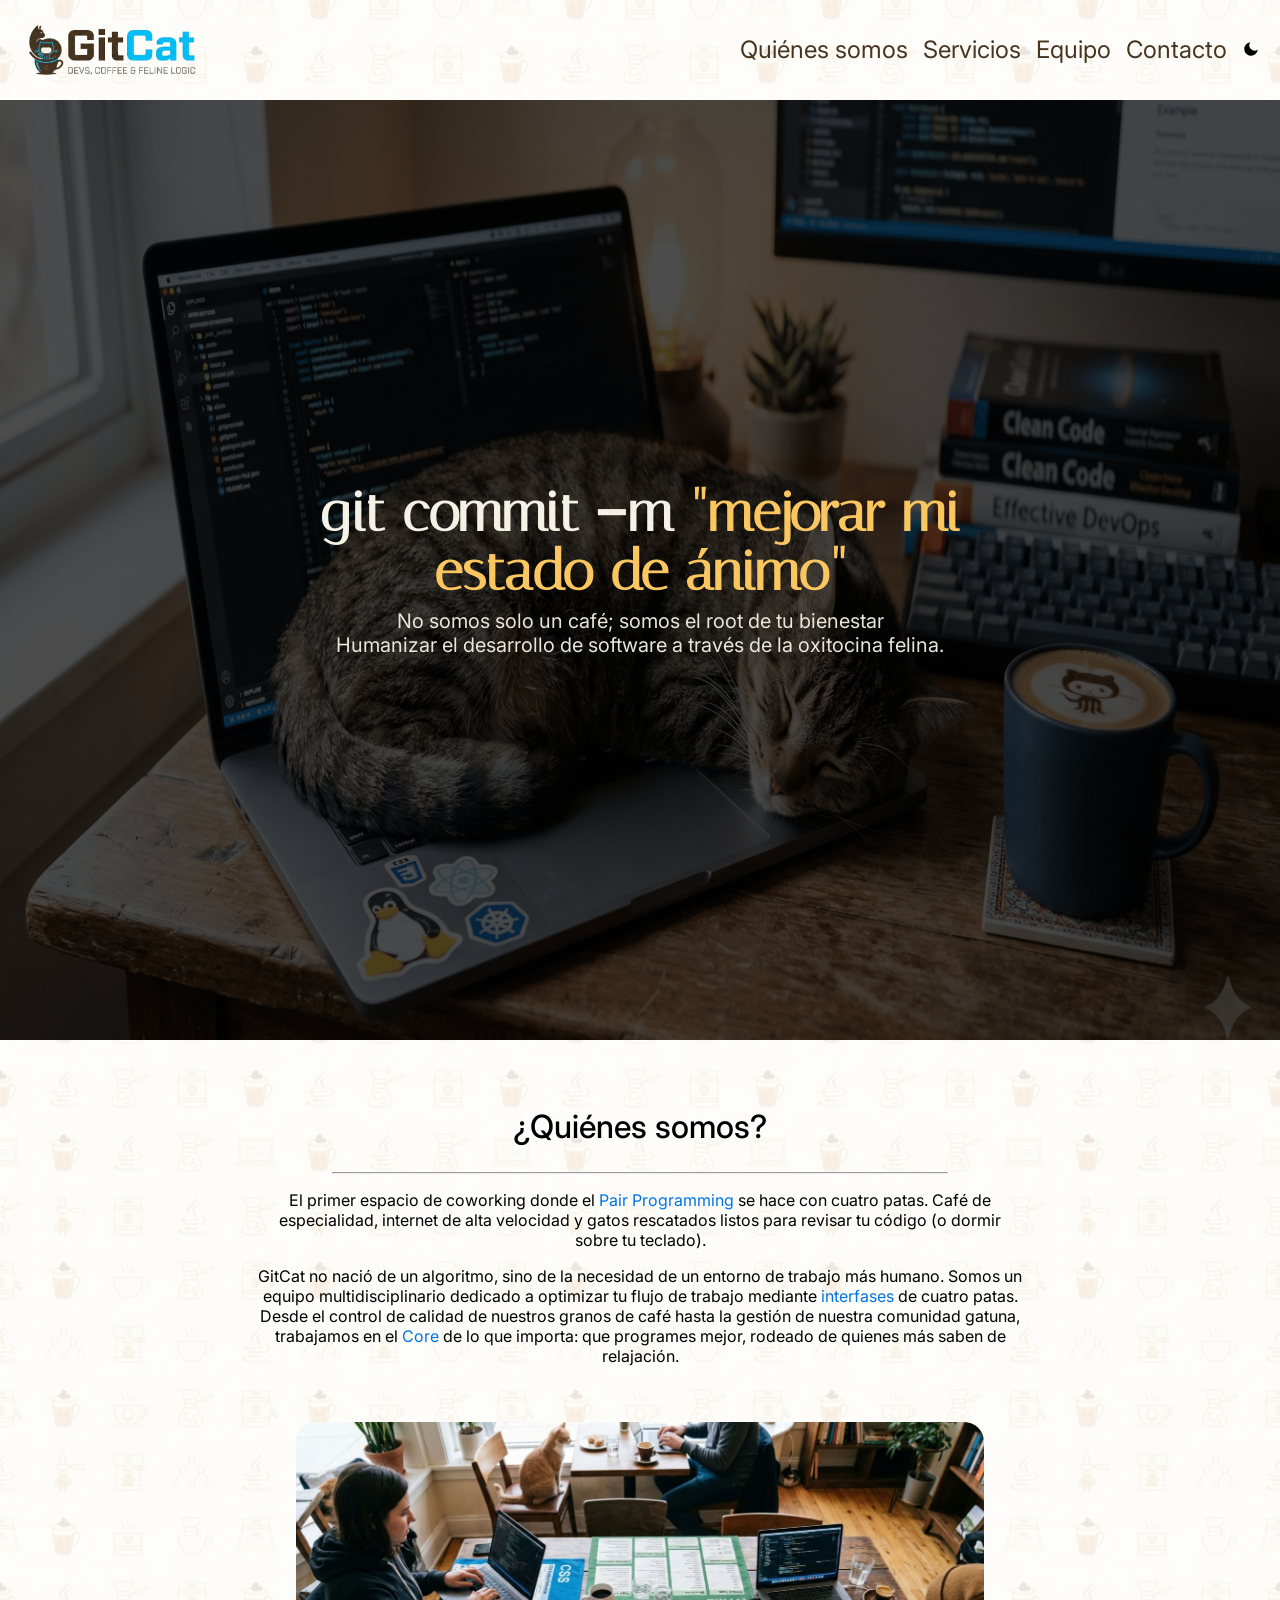
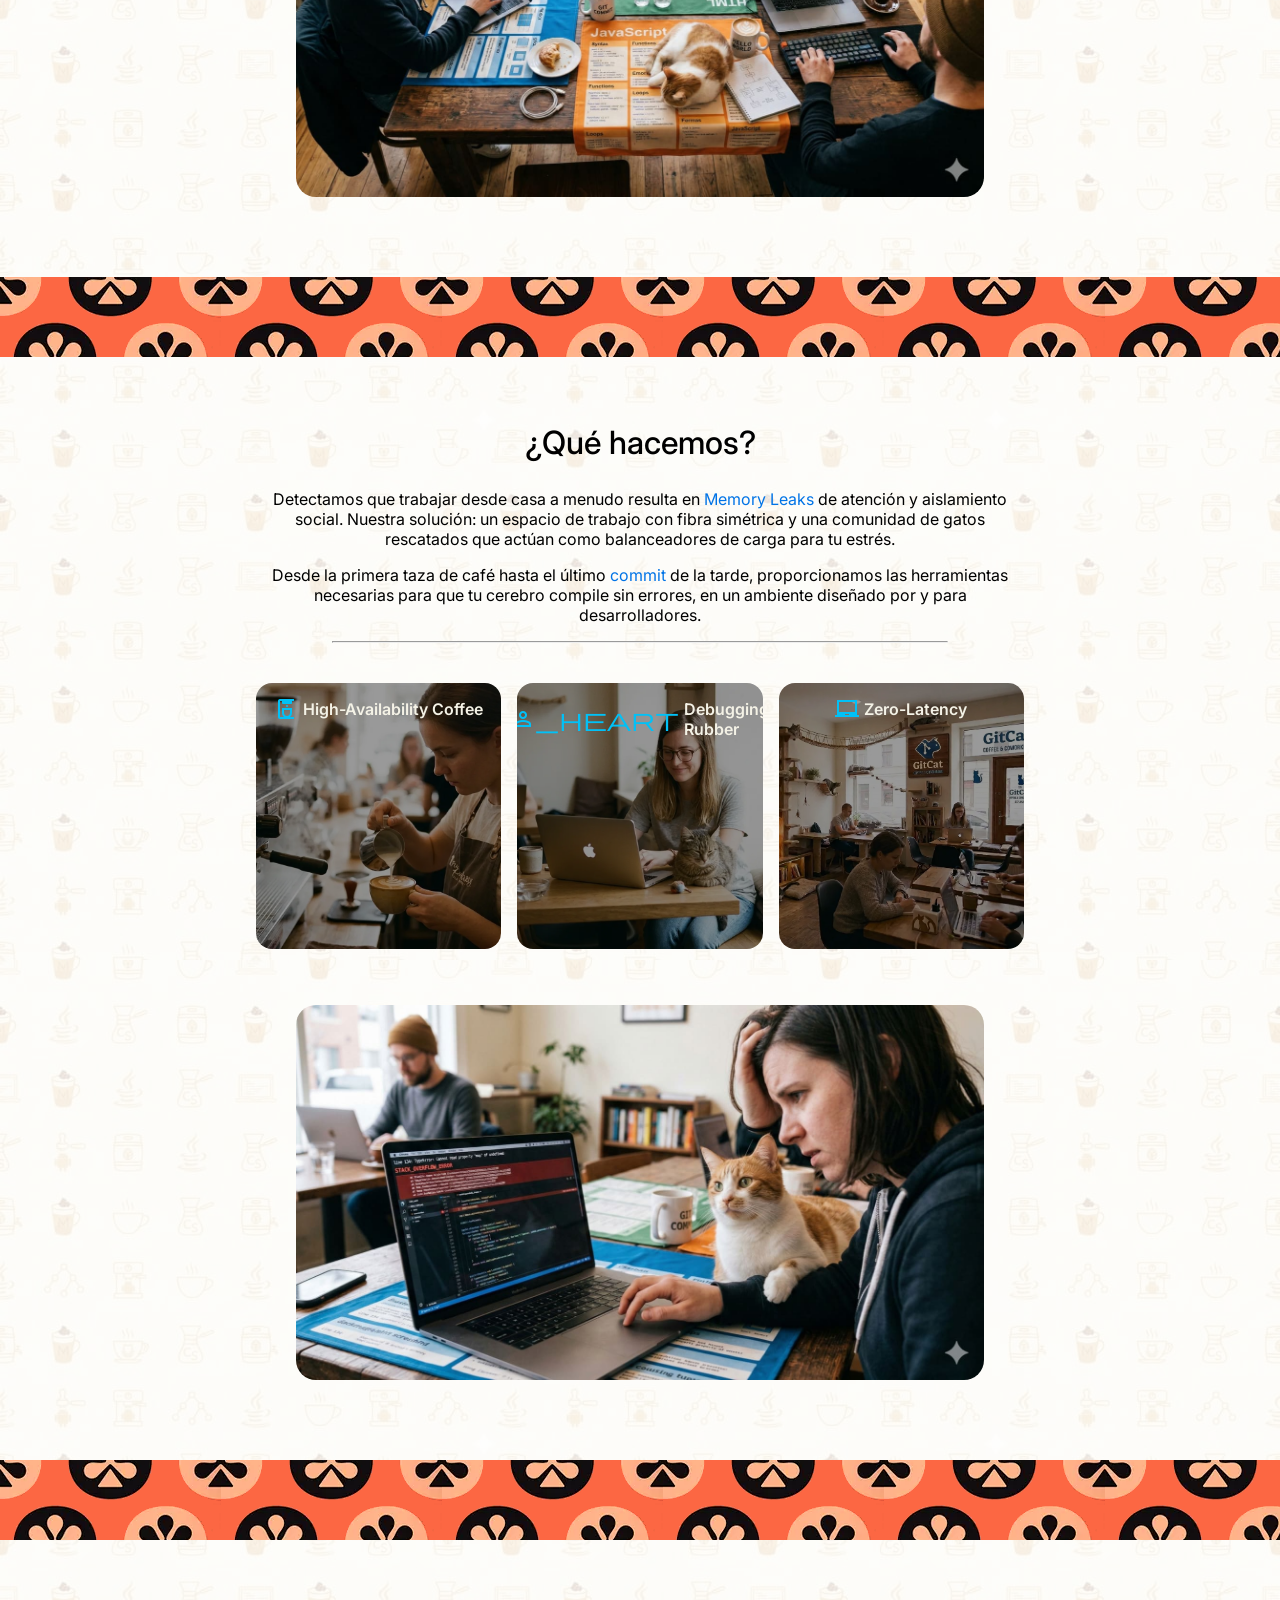
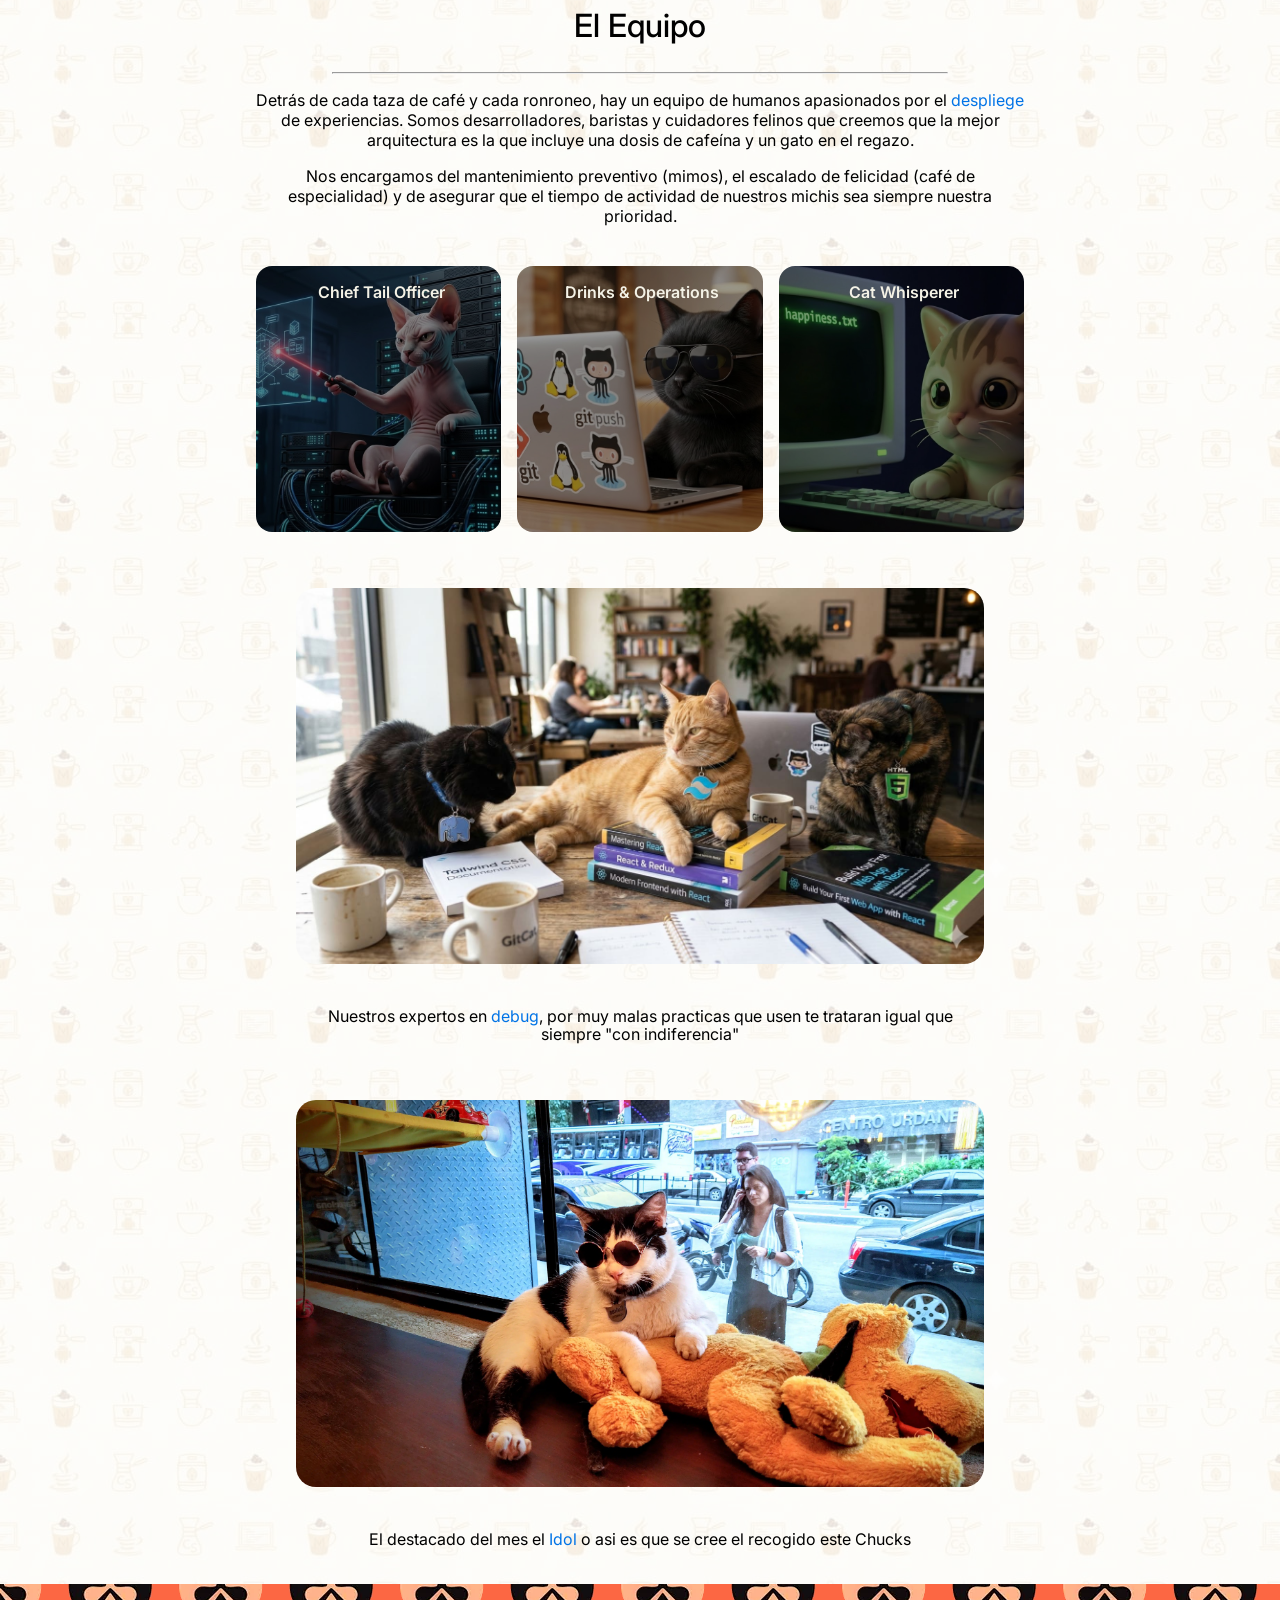
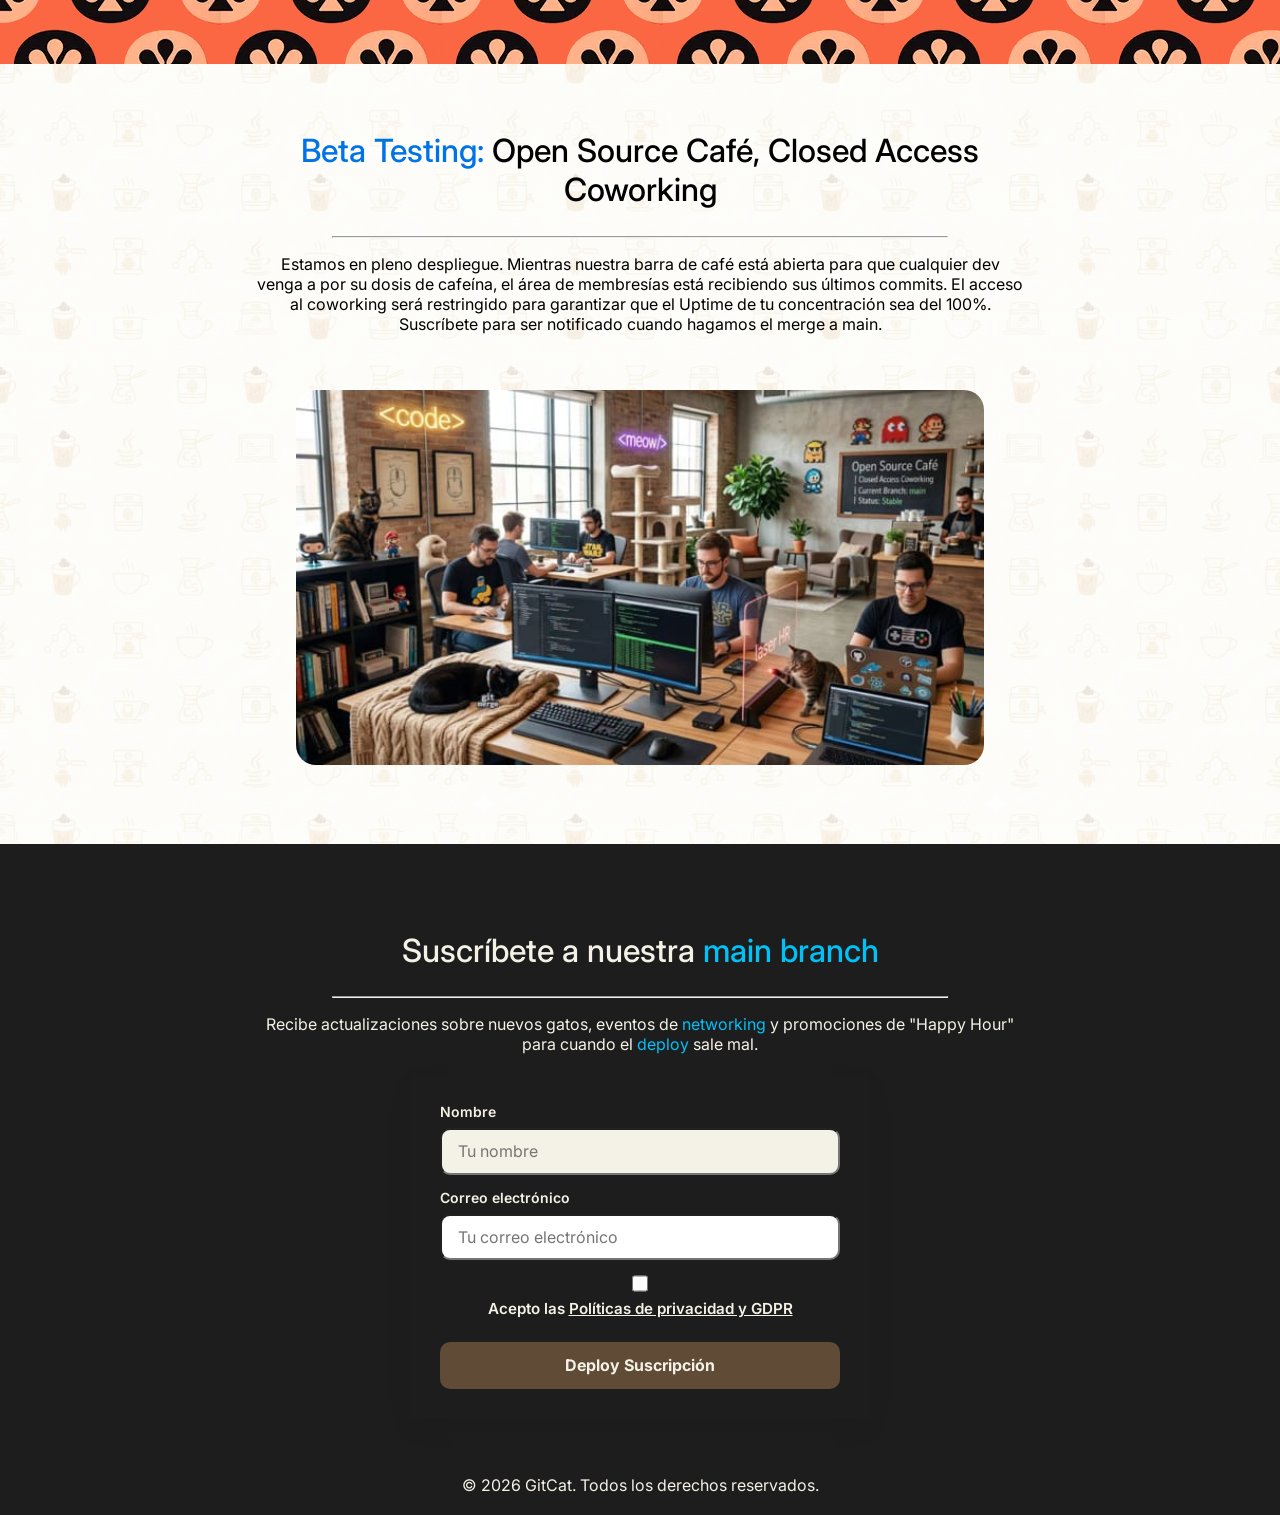
<file: index.html>
<!DOCTYPE html>
<html lang="es">

<head>
    <meta charset="UTF-8">
    <meta name="viewport" content="width=device-width, initial-scale=1.0">
    <title>Git Cat</title>
    <link rel="icon" href="assets/img/favicon.ico" type="image/x-icon">
    <link rel="stylesheet" href="assets/css/normalize.css">
    <link rel="stylesheet" href="assets/css/styles.css">
    <link rel="stylesheet" href="assets/css/servicios.css">
    <link rel="stylesheet" href="assets/css/animations.css">
    <link rel="stylesheet" media="screen and (max-width: 768px)" href="assets/css/sidebar.css">
    <link rel="preconnect" href="https://fonts.googleapis.com">
    <link rel="preconnect" href="https://fonts.gstatic.com" crossorigin>
    <meta name="description"
        content="GitCat: coworking con café de especialidad y gatos rescatados para desarrolladores.">
    <meta property="og:title" content="GitCat — Café & Coworking para devs">
    <meta property="og:description"
        content="GitCat: coworking con café de especialidad y gatos rescatados para desarrolladores.">
    <meta property="og:image" content="assets/img/2.jpg">
    <link
        href="https://fonts.googleapis.com/css2?family=Inter:ital,opsz,wght@0,14..32,100..900;1,14..32,100..900&family=Italiana&family=Space+Grotesk:wght@300..700&display=swap"
        rel="stylesheet">
    <link
        href="https://fonts.googleapis.com/css2?family=Playfair+Display:wght@400;700&family=Poppins:wght@300;400&display=swap"
        rel="stylesheet">
    <link href="https://fonts.googleapis.com/css2?family=Material+Symbols+Outlined" rel="stylesheet">
</head>

<body>
    <header>
        <img src="assets/img/logo.png" class="logo-header" height="65" alt="logo Git Cat">
        <img class="btn-open icon-menu" id="openMenu" src="assets/img/icon-menu.png" alt="menu mobile" width="40">
        <nav class="menu" aria-label="Navegación principal">
            <ul>
                <li><a href="#nosotros">Quiénes somos</a></li>
                <li><a href="#servicios">Servicios</a></li>
                <li><a href="#equipo">Equipo</a></li>
                <li><a href="#contacto">Contacto</a></li>
                <li>
                    <a id="theme-toggle" class="theme-toggle" href="#" aria-label="Cambiar tema">
                        <span class="theme-icon">
                            <svg class="icon icon-moon" width="18" height="18" viewBox="0 0 24 24" fill="none"
                                xmlns="http://www.w3.org/2000/svg" aria-hidden="true">
                                <circle cx="12" cy="12" r="4" fill="#FFF" />
                                <g stroke="#FFDD57" stroke-width="2" stroke-linecap="round">
                                    <path d="M12 2v2" />
                                    <path d="M12 20v2" />
                                    <path d="M4.93 4.93l1.41 1.41" />
                                    <path d="M17.66 17.66l1.41 1.41" />
                                    <path d="M2 12h2" />
                                    <path d="M20 12h2" />
                                    <path d="M4.93 19.07l1.41-1.41" />
                                    <path d="M17.66 6.34l1.41-1.41" />
                                </g>
                            </svg>
                            <svg class="icon icon-sun" width="18" height="18" viewBox="0 0 24 24" fill="none"
                                xmlns="http://www.w3.org/2000/svg" aria-hidden="true">
                                <path d="M21 12.79A9 9 0 1111.21 3 7 7 0 0021 12.79z" fill="#000" />
                            </svg>
                        </span>
                    </a>
                </li>
            </ul>
        </nav>
    </header>
    <main>
        <section id="inicio" class="hero" aria-label="Hero - Bienvenida">
            <div class="hero-content">
                <h1 class="hero-title">git commit &minus;m <span class="accent-2"> "mejorar mi estado de ánimo"</span>
                </h1>
                <p class="hero-subtitle">No somos solo un café; somos el root de tu bienestar</p>
                <p class="hero-subtitle">Humanizar el desarrollo de software a través de la oxitocina felina. </p>
            </div>
        </section>
        <section class="nosotros" id="nosotros">
            <div class="container">
                <h2>¿Quiénes somos?</h2>
                <hr class="laser">
                <p>El primer espacio de coworking donde el <span class="accent-3">Pair Programming</span> se hace con
                    cuatro patas. Café de especialidad, internet de alta velocidad y gatos rescatados listos para
                    revisar tu
                    código (o dormir sobre tu teclado).</p>
                <p>GitCat no nació de un algoritmo, sino de la necesidad de un entorno de trabajo más humano. Somos un
                    equipo multidisciplinario dedicado a optimizar tu flujo de trabajo mediante <span
                        class="accent-3">interfases</span>
                    de cuatro patas. Desde el control de calidad de nuestros granos de café hasta la gestión de nuestra
                    comunidad gatuna, trabajamos en el <span class="accent-3">Core</span> de lo que importa: que
                    programes
                    mejor, rodeado de quienes más saben de relajación.</p>
                <figure>
                    <img src="assets/img/Gemini_Generated_Image_wv9p48wv9p48wv9p.jpg" alt="cafe con gatos" width="651"
                        height="355">
                </figure>
            </div>
        </section>
        <div class="spacer"></div>
        <section id="servicios" class="servicios">
            <div class="container">
                <h2>¿Qué hacemos?</h2>
                <p>Detectamos que trabajar desde casa a menudo resulta en <span class="accent-3">Memory Leaks</span> de
                    atención y aislamiento social. Nuestra solución: un espacio de trabajo con fibra simétrica y una
                    comunidad de gatos rescatados que actúan como balanceadores de carga para tu estrés.</p>
                <p>Desde la primera taza de café hasta el último <span class="accent-3">commit</span> de la tarde,
                    proporcionamos las herramientas necesarias para que tu cerebro compile sin errores, en un ambiente
                    diseñado por y para desarrolladores.</p>
                <hr class="laser">
                <div class="servicios__cards">
                    <div class="servicios__card">
                        <div class="servicios__card-header">
                            <span class="material-symbols-outlined accent">coffee_maker</span>
                            <h3>High-Availability Coffee</h3>
                        </div>
                        <div class="servicios__card-body">
                            <h4>Fuel para tu código.</h4>
                            <p>
                                Granos de especialidad con tueste local para que tus neuronas compilen a la primera.
                            </p>
                        </div>
                    </div>
                    <div class="servicios__card">
                        <div class="servicios__card-header">
                            <span class="material-symbols-outlined accent">person_heart</span>
                            <h3>Debugging Rubber</h3>
                        </div>
                        <div class="servicios__card-body">
                            <h4>Ducking Felino</h4>
                            <p>¿Atascado en un bug? Cuéntale tu problema a un gato. Es científicamente más tierno que un
                                pato de goma.</p>
                        </div>
                    </div>
                    <div class="servicios__card">
                        <div class="servicios__card-header">
                            <span class="material-symbols-outlined accent">laptop_chromebook </span>
                            <h3>Zero-Latency</h3>
                        </div>
                        <div class="servicios__card-body">
                            <h4>Workspaces</h4>
                            <p>Entorno Optimizado. Sillas ergonómicas, fibra simétrica y suficientes enchufes para todos
                                tus periféricos.</p>
                        </div>
                    </div>
                </div>
                <figure><img src="assets/img/Gemini_Generated_Image_xgtam3xgtam3xgta.jpg" alt="Cat debuging" width="651"
                        height="355"></figure>
            </div>
        </section>
        <div class="spacer"></div>
        <section id="equipo" class="equipo">
            <div class="container">
                <h2>El Equipo</h2>
                <hr class="laser">
                <p>Detrás de cada taza de café y cada ronroneo, hay un equipo de humanos apasionados por el <span
                        class="accent-3">despliege</span> de experiencias. Somos desarrolladores, baristas y cuidadores
                    felinos que creemos que la mejor arquitectura es la que incluye una dosis de cafeína y un gato en el
                    regazo. </p>
                <p>Nos encargamos del mantenimiento preventivo (mimos), el escalado de felicidad (café de especialidad)
                    y de asegurar que el tiempo de actividad de nuestros michis sea siempre nuestra prioridad.</p>
                <div id="teams__cards" class="servicios__cards">
                    <div class="servicios__card" id="teams__card_3">
                        <div class="servicios__card-header">
                            <h3>Chief Tail Officer</h3>
                        </div>
                        <div class="servicios__card-body">
                            <h4>Pelusa</h4>
                            <p>Experto en interrupciones de reuniones por Zoom y control de calidad de siestas.</p>
                            <p><span class="accent">Stack: </span> Naps, Purring & Keyboard Interruption.</p>
                        </div>
                    </div>
                    <div class="servicios__card" id="teams__card_2">
                        <div class="servicios__card-header">
                            <h3>Drinks & Operations</h3>
                        </div>
                        <div class="servicios__card-body">
                            <h4>Marc Espresso</h4>
                            <p>DevOps</p>
                            <p><span class="accent">Stack: </span>Espresso, Latte Art & Zero-Latency Service.</p>
                        </div>
                    </div>
                    <div class="servicios__card" id="teams__card_1">
                        <div class="servicios__card-header">
                            <h3>Cat Whisperer</h3>
                        </div>
                        <div class="servicios__card-body">
                            <h4>Ana Code</h4>
                            <p>Lead Developer</p>
                            <p><span class="accent">Stack: </span> React, Python & Cat Treats Expert.</p>
                        </div>
                    </div>
                </div>
                <figure>
                    <img src="assets/img/Gemini_Generated_Image_ectdazectdazectd.jpg" alt="gatos expertos debugs"
                        width="651" height="355">
                    <figcaption>Nuestros expertos en <span class="accent-3">debug</span>, por muy malas practicas que
                        usen te trataran igual que siempre "con indiferencia" </figcaption>
                </figure>
                <figure>
                    <img src="assets/img/IMG-20221104-165410101-HDR-2-scaled.jpg.webp"
                        alt="Imagen destacada del mes el Chucks el recogido que se cree un Idol" width="651"
                        height="355">
                    <figcaption>El destacado del mes el <span class="accent-3">Idol</span> o asi es que se cree el
                        recogido este Chucks </figcaption>
                </figure>
            </div>
        </section>
        <div class="spacer"></div>

        <section id="Beta" class="Beta">
            <div class="container">
                <h2><span class="accent-3">Beta Testing:</span> Open Source Café, Closed Access Coworking</h2>
                <hr class="laser">
                <p>Estamos en pleno despliegue. Mientras nuestra barra de café está abierta para que cualquier dev venga
                    a por su dosis de cafeína, el área de membresías está recibiendo sus últimos commits. El acceso al
                    coworking será restringido para garantizar que el Uptime de tu concentración sea del 100%.
                    Suscríbete para ser notificado cuando hagamos el merge a main.</p>
                <figure><img src="assets/img/opensourcecafe.jpg" alt="Cat debuging" width="651" height="355"></figure>
            </div>
        </section>
    </main>
    <footer id="contacto">
        <div class="container">
            <h2>Suscríbete a nuestra <span class="accent">main branch</span></h2>
            <hr class="laser">
            <p>Recibe actualizaciones sobre nuevos gatos, eventos de <span class="accent">networking</span> y
                promociones
                de "Happy Hour" para cuando el <span class="accent">deploy</span> sale mal.</p>
            <form action="#" id="contactenos" class="form-container">
                <div class="form-group">
                    <label for="name">Nombre</label>
                    <input type="text" id="name" name="name" placeholder="Tu nombre" required>
                </div>
                <div class="form-group">
                    <label for="email">Correo electrónico</label>
                    <input type="email" id="email" name="email" placeholder="Tu correo electrónico" required>
                </div>
                <div class="form-group form-checkbox">
                    <input type="checkbox" id="acceptPrivacy" name="acceptPrivacy" required>
                    <label for="acceptPrivacy">Acepto las <a href="#politicas" target="_blank" rel="noopener">Políticas
                            de
                            privacidad y GDPR</a></label>
                </div>
                <button type="submit" class="submit-btn">Deploy Suscripción</button>
            </form>
        </div>
        <p class="copy">&copy; 2026 GitCat. Todos los derechos reservados.</p>
    </footer>
    <nav id="sidebar" class="sidebar">
        <button id="closeMenu" class="btn-close">×</button>
        <ul class="menu-links-sidebar">
            <li><a href="#inicio"><img src="assets/img/logo.png" width="100" alt="logo Git Cat"></a></li>
            <li><a href="#nosotros">Quiénes somos</a></li>
            <li><a href="#servicios">Servicios</a></li>
            <li><a href="#equipo">Equipo</a></li>
            <li><a href="#contacto">Contacto</a></li>
            <li>
                <hr class="laser">
            </li>
            <li>
                <p id="beta">El primer espacio de coworking donde el Pair Programming se hace con cuatro patas.</p>
            </li>
        </ul>
    </nav>
    <div id="overlay" class="overlay"></div>
    <button id="btn-top" class="btn-top" aria-label="Ir al inicio">
        <img src="assets/img/paw.png" id="paw" alt="Ir al inicio">
    </button>
    <script src="assets/js/scripts.js"></script>
</body>

</html>
</file>
<file: assets/css/styles.css>
:root{
        --color-marron-oscuro:#473521;
        --color-marron-claro:#5F4B36;
        --color-negro:#262626;
        --color-blanco:#F4F2E6;
        --color-azul:#01C1F7;
        --color-azul-ocuro:#0073E6;
        --color-dorado:#FAC660;

        /*
        * light
        */
        --body-bg-color:rgba(255, 255, 255, 0.8); 
        --body-bg-blend-mode:lighten;
        --accent-animation: none;
        --accent-2-animation: none;
        --accent-3-animation: none;
        --paw-content: url(../img/paw.png);
        --openMenu-content: url(../img/icon-menu.png);
        --color-fuente:unset;
        --logo-header-background-color:unset;
        --menu-a-color: var(--color-marron-oscuro);
        --menu-a-hover-color: var(--color-marron-claro);
        --theme-toggle:Light;
    }

    #beta{ color:black} 
    
    .dark-mode{
        /*
        * Dark
        */
        --body-bg-color:rgba(0, 0, 0, 0.9); 
        --body-bg-blend-mode:darken;
        --accent-animation: flickerAzulClaro 1.5s infinite alternate;
        --accent-2-animation: flickerDorado 1.5s infinite alternate;
        --accent-3-animation: flickerAzulOscuro 1.5s infinite alternate;
        --paw-content: url(../img/paw-dark.png);
        --openMenu-content: url(../img/icon-menu-dark.png);
        --color-fuente:#F4F2E6;
        --logo-header-background-color: var(--color-blanco);
        --menu-a-color: var(--color-blanco);
        --menu-a-hover-color: var(--color-dorado);
        --theme-toggle:Dark;
    }

    .theme-toggle{
        content:var(--theme-toggle);
    }

    /* Theme toggle icons */
    .theme-toggle .theme-icon{ display:inline-flex; align-items:center; gap:6px; }
    .theme-toggle .icon{ display:inline-block; vertical-align:middle; }
    .theme-toggle .icon-moon{ display:none; }
    .dark-mode .theme-toggle .icon-moon{ display:inline-block; }
    .dark-mode .theme-toggle .icon-sun{ display:none; }

    .logo-header{
        background-color:var(--logo-header-background-color);
    }

    /* global reset to remove default browser white gaps */
    html{
    margin: 0;
        padding: 0;
        height: 100%;
    }
    body {
        color-scheme: light dark;

        font-family: "Inter", sans-serif;
        font-style: normal;
        font-weight: 400; 
        font-size: 1rem;
        background-image: url(../img/bg-logos.jpg);
        background-color: var(--body-bg-color);
        background-blend-mode:var(--body-bg-blend-mode);
        cursor: url('../img/cursor.png'), auto;
        color:var(--color-fuente);
    }
    a:hover, button:hover, #btn-top:hover, .submit-btn:hover, #acceptPrivacy:hover, #openMenu:hover {
        cursor: url('../img/pointer.png'), pointer;
    }
    h1{
        font-family: "Italiana", sans-serif;
        font-size: 64px;
        font-style: normal;
        font-weight:bold;
        line-height: normal;
        text-align: center;
    }

    h2{
        font-family: Inter;
        font-size: 32px;
        font-style: normal;
        font-weight: 500;
        line-height: normal;
        padding-top: 20px; text-align: center; 
    }

    h3{
        font-family: Inter;
        font-size: 16px;
        font-style: normal;
        font-weight: 600;
        line-height: normal;
    }

    h4{
        text-align: center;
    }

    p{
        font-family: Inter;
        font-size: 16px;
        font-style: normal;
        font-weight: 400;
        line-height: normal;
        text-align: center;
    }

    img{
        border-radius: 20px;
        margin: 40px 0px;
    }

    header{
        display: flex;
        justify-content: space-between;
        align-items: center; 
        height: 100px;   
        padding-left: 20px;
        padding-right: 20px;
    }

        hr{
            width: 80%;
        }

        /* Habilita scroll suave para anclas internas */
        html { scroll-behavior: smooth; }

        /* Estilos del checkbox en el formulario (alineación en una sola línea) */
        .form-group.form-checkbox{
            display: flex;
            align-items: center;
            gap: 0.5rem;
            flex-wrap: nowrap;
        }
        .form-group.form-checkbox label{
            margin: 0;
            font-size: 0.95rem;
        }
        .form-group.form-checkbox a{
            color: inherit;
            text-decoration: underline;
        }
        
        input[type="text"]{
            background-color: var(--color-blanco);    
        }

        .form-group.form-checkbox input[type="checkbox"]{
            width: 1.05rem;
            height: 1.05rem;
        }

    .hero{
        background-image: url('../img/hero-banner2.jpg');
        background-size: cover;
        background-position: center;
        background-repeat: no-repeat;
        height: 100vh; /* Ajusta la altura según necesites */
        display: flex;
        align-items: center; /* Centra el texto verticalmente */
        color: var(--color-blanco); /* Color de texto para contrastar */
        /* Añade un overlay oscuro si el texto es difícil de leer */
        background-color: rgba(0, 0, 0, 0.7); 
        background-blend-mode: multiply;
        padding: 1.25rem; 
    }

    .hero .hero-title {
        font-size: clamp(1.75rem, 4.5vw, 3.5rem);
        margin: 0 0 0.5rem;
        line-height: 1.05;
    }

    .hero .hero-subtitle {
        font-size: clamp(1rem, 2.2vw, 1.25rem);
        margin: 0;
        color:var(--color-blanco);
        opacity: 0.95;
    }

    .menu{
        display: none;
    }
    
    .img-fluid{
        max-width: 100%;
        height: auto;
    }

    .spacer{
        height: 80px;
        background-image: url(../img/bg.png);
    }

    .menu li  { padding: 15px 0; text-align: center; }
    .menu a { color: var(--menu-a-color); text-decoration: none; font-size: 1.5rem; }
    .menu a:hover{ color: var(--menu-a-hover-color); }

    #openMenu{
        content:var(--openMenu-content);
        display: flex;
    }

    #sidebar{
        display: none;
    }

    .copy{
        padding-bottom: 20px;
    }

    .accent{
        color:var(--color-azul);
        animation:var(--accent-animation);
    }

    .accent-2{
        color:var(--color-dorado);
        animation:var(--accent-2-animation);
    }

    .accent-3{
        color:var(--color-azul-ocuro);
        animation:var(--accent-3-animation);
    }
    

    .hero-content{
        max-width: 750px;
        flex-direction: column;
        justify-content: center;
        align-items: center;
        text-align: center;
        margin: auto;
    }

    .hero-content p{
        color: var(--color-blanco)
    }

    footer {
        background-color: rgb(30, 29, 29);
        color: var(--color-blanco)
    }

    footer h2{
        padding-top: 40px;
    }

    .container{
        padding: 20px 20px;
        max-width: 768px;
        margin: auto;
    }
    .container img,.menu-links-sidebar img{
        width: 100%;
        max-width: 100%;
        height: auto;
    }
    
    .form-group.form-checkbox{
        display: flex;
        align-items: center;
        gap: 0.5rem;
        flex-wrap: nowrap;
    }

    .form-group.form-checkbox label{
        margin: 0;
        font-size: 0.95rem;
    }

    .form-group.form-checkbox a{
        color: inherit;
        text-decoration: underline;
    }

    /* Ajuste opcional: tamaño del checkbox */
    .form-group.form-checkbox input[type="checkbox"]{
        width: 1.05rem;
        height: 1.05rem;
    }



/* Botón "Ir al top" */
#btn-top{
    position: fixed;
    right: 20px;
    bottom: 0;
    z-index: 9999;
    border: none;
    background: transparent;
    padding: 0;
    margin: 0;
    display: inline-block;
    width: auto;
    height: auto;
    line-height: 0;
    cursor: pointer;
    opacity: 0;
    pointer-events: none;
    transform: none;
    transition: opacity .25s ease;
}

#btn-top.show{
    opacity: 1;
    pointer-events: auto;
}

#btn-top img{
    display: block;
    margin: 0;
    padding: 0;
    max-height: 100px;
    height: auto;
    width: auto;
    transition: max-height 0.35s ease, box-shadow 0.25s ease;
    content:var(--paw-content);
}

#btn-top:hover img{
    max-height: calc(100px + 50px);
}

/* aplicar estilo laser cuando esté activado el modo oscuro via .dark-mode */
.dark-mode hr.laser {
    border: none;
    height: 2px;
    background: #000;
    position: relative;
    overflow: hidden;
    border-radius: 5px;
}

.dark-mode hr.laser::after {
    content: '';
    position: absolute;
    top: 0;
    left: -150px;
    width: 150px;
    height: 100%;
    background: linear-gradient(90deg, transparent, rgba(255,0,0,0.1), #ff0000, rgba(255,0,0,0.2), transparent);
    animation: barrido-laser 3s linear infinite;
    box-shadow: 0 0 5px #ff0000;
}
figcaption{
    text-align: center;
}
@media (prefers-color-scheme: dark) {
    .theme-toggle{
        display: none;
    }
    :root{
        /*
        * Dark
        */
        --body-bg-color:rgba(0, 0, 0, 0.9); 
        --body-bg-blend-mode:darken;
        --accent-animation: flickerAzulClaro 1.5s infinite alternate;
        --accent-2-animation: flickerDorado 1.5s infinite alternate;
        --accent-3-animation: flickerAzulOscuro 1.5s infinite alternate;
        --paw-content: url(../img/paw-dark.png);
        --openMenu-content: url(../img/icon-menu-dark.png);
        --color-fuente:#F4F2E6;
        --logo-header-background-color: var(--color-blanco);
        --menu-a-color: var(--color-blanco);
        --menu-a-hover-color: var(--color-dorado);
        --theme-toggle:Dark;
    }
    
    

    hr.laser {
        border: none;               /* Quitamos el borde por defecto */
        height: 2px;                /* Grosor de la línea */
        background: #111;           /* Color de fondo de la línea (la "oscuridad") */
        position: relative;
        overflow: hidden;           /* Para que el brillo no se salga de los bordes */
        border-radius: 5px;
    }

    hr.laser::after { 
        content: '';
        position: absolute;
        top: 0;
        left: -150px;               /* Empezamos fuera de la vista a la izquierda */
        width: 150px;               /* Ancho del "punto de luz" */
        height: 100%;
        /* Gradiente que crea el efecto de destello brillante */
        background: linear-gradient(
            90deg, 
            transparent, 
            rgba(255, 0, 0, 0.2),    /* Estela tenue */
            #ff0000,                /* Centro brillante (rojo láser) */
            rgba(255, 0, 0, 0.2),    /* Estela tenue */
            transparent
        );
        /* Aplicamos la animación */
        animation: barrido-laser 3s linear infinite;
        /* Añadimos un brillo extra (glow) */
        box-shadow: 0 0 10px #ff0000;
    }
}

@media (min-width: 800px) {
    /* menu superior */
    .menu{
        display:inline
    }

    #openMenu{
        display: none;
    }

    .menu ul{
        flex-direction: row;
        display: flex;
        list-style: none;
        text-decoration: none;
        font-size: 1.5rem;
        gap:15px;

    }
    .menu li a:hover{
        text-decoration:underline;
    }
    .menu li a{
        text-decoration: none;
    }

}

@media (min-width: 320px) {
    /* footer */
    footer .form-container {
        max-width: 400px;
        margin: 20px auto;
        padding: 30px;
        box-shadow: 0 10px 25px rgba(0,0,0,0.05);
    }

    footer .form-group {
        display: flex;
        flex-direction: column;
        margin-bottom: 15px;
    }

    .form-group label {
        font-size: 14px;
        font-weight: 600;
        margin-bottom: 8px;
    }

    form input {
        padding: 12px 16px;
        border-radius: 10px;
        outline: none;
        transition: all 0.3s ease;
    }

    form .submit-btn {
        width: 100%;
        padding: 14px;
        background-color: var(--color-marron-claro);
        color: var(--color-blanco);
        border: none;
        border-radius: 10px;
        font-weight: bold;
        cursor: pointer;
        margin-top: 10px;
    }
    
}
</file>
<file: assets/css/servicios.css>
.servicios__cards {
   display: grid;
   gap: 1rem;
   margin-top: 40px;
}
.servicios__card:hover {
   background-color: rgba(0, 0, 0, 0.7);
   transition: 0.3s;
}
.servicios__card {
   background-color: rgba(0, 0, 0, 0.4);
   background-blend-mode: multiply;
   color: var(--color-blanco);
   border-radius: 1rem;
   padding: 0rem 1rem;
   overflow: hidden;
   aspect-ratio: 5 / 3;
   display: flex;
   flex-direction: column;
   justify-content: space-between;
   background-size: auto 100%;
   background-position: center;
   background-repeat: no-repeat;
   
}

.servicios__card:nth-child(1) {
   background-image: url(../img/Gemini_coffee_maker.webp);
}
.servicios__card:nth-child(2) {
   background-image: url(../img/Gemini_heart.webp);
}
.servicios__card:nth-child(3) {
   background-image: url(../img/Gemini_laptops.webp);
}

.servicios__card-header {
      display: flex;
      justify-content: center;
      align-items: center;
   h3 {
      padding-left: 5px;
   }
}

.servicios__card-body {
   overflow: hidden;
   transform: translateY(400px);
   background-color: rgba(0, 0, 0, 0.5);
   border-radius: 10px 10px 0 0;
   padding: 0.3rem;
}

.servicios__card:hover {
   background-size: auto 130%;
   transition: background-size 1s ease-in-out;
   .servicios__card-body {
      transform: translateY(0px);
      transition: transform 1s ease-out;
   }
}

@media (min-width: 700px) {
   .servicios__cards {
      grid-template-columns: repeat(3, 1fr);
      .servicios__card {
         aspect-ratio: 4 / 5;
      }
   }
   .servicios__card:nth-child(3) {
      background-image: url(../img/Gemini_laptops-sizeup.webp);
   }
}
.sidebar p{
   color: unset;
}
#teams__card_1{
   background-image: url(../img/3.jpg);
}
#teams__card_2{
   background-image: url(../img/2.jpg);
}
#teams__card_3{
   background-image: url(../img/1.jpg);
}
</file>
<file: assets/css/animations.css>
@keyframes flickerAzulOscuro {
    0%, 18%, 22%, 25%, 53%, 57%, 100% {
    text-shadow:
        0 0 5px var(--color-blanco),
        0 0 10px var(--color-azul-ocuro),
        0 0 20px var(--color-azul-ocuro);
    }
    20%, 24%, 55% {
        text-shadow: none;
    }
}

@keyframes flickerAzulClaro {
    0%, 18%, 22%, 25%, 53%, 57%, 100% {
    text-shadow:
        0 0 5px var(--color-blanco),
        0 0 10px var(--color-azul),
        0 0 20px var(--color-azul);
    }
    20%, 24%, 55% {
        text-shadow: none;
    }
}

@keyframes flickerDorado {
    0%, 18%, 22%, 25%, 53%, 57%, 100% {
    text-shadow:
        0 0 5px var(--color-blanco),
        0 0 10px var(--color-dorado),
        0 0 20px var(--color-dorado);
    }
    20%, 24%, 55% {
        text-shadow: none;
    }
}

@keyframes pulsate {
from {
    text-shadow:
        0 0 5px var(--color-blanco),
        0 0 10px var(--color-dorado);
    }
    to {
    text-shadow:
        0 0 10px var(--color-blanco),
        0 0 20px var(--color-dorado);
    }
}

@keyframes barrido-laser {
    0% {
        left: -150px;
    }
    100% {
        left: 100%;
    }
}
</file>
<file: assets/css/sidebar.css>
/* Estilos base del Sidebar */
.sidebar {
    position: fixed;
    top: 0;
    left: 0;
    width: 50%;
    height: 100%;
    background-color:white;
    color: whitesmoke;
    transition: transform 0.3s ease; /* Animación suave */
    transform: translateX(-100%); /* Escondido por defecto */
    z-index: 1000;
    padding: 20px;
}

/* Clase que aplicaremos con JS */
.sidebar.active {
    transform: translateX(0);
}

/* Capa oscura de fondo */
.overlay {
    position: fixed;
    top: 0;
    left: 0;
    width: 100%;
    height: 100%;
    background: rgba(0, 0, 0, 0.5);
    display: none; /* Escondida por defecto */
    z-index: 999;
}

.overlay.active {
    display: block;
}

#sidebar{
    display: block;
}

/* Botones y links (estética básica) */
.menu-links-sidebar { list-style: none; padding: 0; margin-top: 50px; }
.menu-links-sidebar li { padding: 15px 0; text-align: center; }
.menu-links-sidebar a { color: black; text-decoration: none; font-size: 1.2rem; }
.menu-links-sidebar p { color: black;}
.btn-close { background: none; border: none; color: black; font-size: 2rem; cursor: pointer; position: absolute; right: 20px; }
</file>
